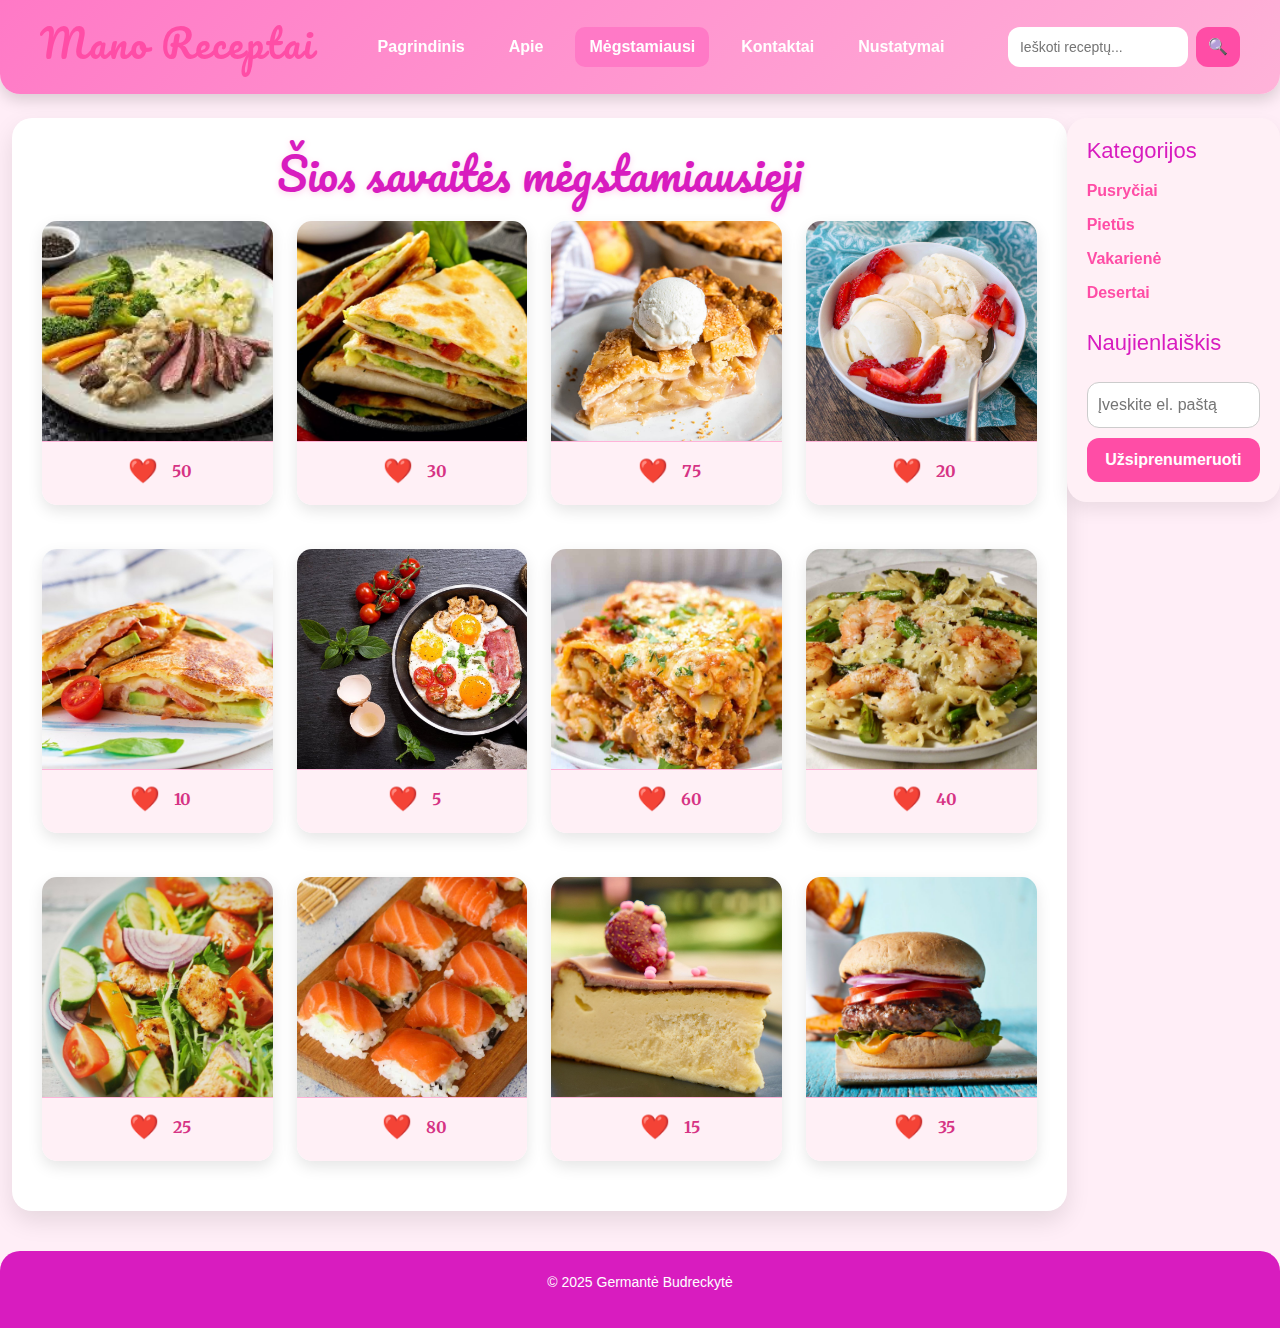
<file: galerija.html>
<!DOCTYPE html>
<html lang="lt">
<head>
  <meta charset="UTF-8" />
  <meta name="viewport" content="width=device-width, initial-scale=1.0" />
  <title>Galerija – Mano Receptai</title>

  <!-- Bootstrap (CSS karkasas) -->
  <link rel="stylesheet" href="https://cdn.jsdelivr.net/npm/bootstrap@5.3.3/dist/css/bootstrap.min.css">

  <!-- Google Fonts -->
  <link href="https://fonts.googleapis.com/css2?family=Pacifico&family=Merriweather&display=swap" rel="stylesheet">

  <!-- Tavo CSS -->
  <link rel="stylesheet" href="style.css" />
</head>

<body class="galerija-page">
  <!-- HEADER -->
  <header>
    <h1 id="header-title">Mano Receptai</h1>

    <nav id="main-nav">
      <ul>
        <li><a href="index.html">Pagrindinis</a></li>
        <li><a href="apie.html">Apie</a></li>
        <li><a href="galerija.html" class="active">Mėgstamiausi</a></li>
        <li><a href="kontaktai.html">Kontaktai</a></li>
        <li><a href="nustatymai.html">Nustatymai</a></li>
      </ul>

      <div class="mobile-search">
        <input type="text" placeholder="Ieškoti..." />
        <button type="button">Search</button>
      </div>
    </nav>

    <form class="header-search" onsubmit="return false;">
      <input type="text" placeholder="Ieškoti receptų..." />
      <button type="submit" aria-label="Ieškoti">🔍</button>
    </form>

    <div class="menu-toggle" id="menu-toggle" aria-label="Meniu" role="button" tabindex="0">☰</div>
  </header>

  <!-- MAIN + SIDEBAR -->
  <div class="container-fluid mt-4">
    <div class="row g-4">

      <!-- CONTENT -->
      <main class="col-12 col-md-9 col-lg-10 content">
        <div class="apie-box">
          <h2 class="page-title">Šios savaitės mėgstamiausieji</h2>

          <!-- Responsive 4 dydžiams:
               XS: 1
               SM: 2
               MD: 2
               XL: 3/4 (per tavo CSS grid auto-fit, jei sutvarkysim style.css)
          -->
          <div class="gallery-grid">

            <div class="image-card">
              <img src="images/jautiena.jpg" alt="Jautiena">
              <div class="like-section">
                <button class="like-btn" type="button" aria-label="Patinka">❤️</button>
                <span class="like-count">0</span>
              </div>
            </div>

            <div class="image-card">
              <img src="images/kesadilija.jpg" alt="Kesadilija">
              <div class="like-section">
                <button class="like-btn" type="button" aria-label="Patinka">❤️</button>
                <span class="like-count">0</span>
              </div>
            </div>

            <div class="image-card">
              <img src="images/pyragas.jpg" alt="Pyragas">
              <div class="like-section">
                <button class="like-btn" type="button" aria-label="Patinka">❤️</button>
                <span class="like-count">0</span>
              </div>
            </div>

            <div class="image-card">
              <img src="images/ledai.jpg" alt="Ledai">
              <div class="like-section">
                <button class="like-btn" type="button" aria-label="Patinka">❤️</button>
                <span class="like-count">0</span>
              </div>
            </div>

            <div class="image-card">
              <img src="images/omletas.jpg" alt="Omletas">
              <div class="like-section">
                <button class="like-btn" type="button" aria-label="Patinka">❤️</button>
                <span class="like-count">0</span>
              </div>
            </div>

            <div class="image-card">
              <img src="images/kiausiniene.jpg" alt="Kiaušinienė">
              <div class="like-section">
                <button class="like-btn" type="button" aria-label="Patinka">❤️</button>
                <span class="like-count">0</span>
              </div>
            </div>

            <div class="image-card">
              <img src="images/lasagna.jpg" alt="Lazanija">
              <div class="like-section">
                <button class="like-btn" type="button" aria-label="Patinka">❤️</button>
                <span class="like-count">0</span>
              </div>
            </div>

            <div class="image-card">
              <img src="images/makaronai.jpg" alt="Makaronai">
              <div class="like-section">
                <button class="like-btn" type="button" aria-label="Patinka">❤️</button>
                <span class="like-count">0</span>
              </div>
            </div>

            <div class="image-card">
              <img src="images/salotos.jpg" alt="Salotos">
              <div class="like-section">
                <button class="like-btn" type="button" aria-label="Patinka">❤️</button>
                <span class="like-count">0</span>
              </div>
            </div>

            <div class="image-card">
              <img src="images/sushi.jpg" alt="Sushi">
              <div class="like-section">
                <button class="like-btn" type="button" aria-label="Patinka">❤️</button>
                <span class="like-count">0</span>
              </div>
            </div>

            <div class="image-card">
              <img src="images/cheesecake.jpg" alt="Cheesecake">
              <div class="like-section">
                <button class="like-btn" type="button" aria-label="Patinka">❤️</button>
                <span class="like-count">0</span>
              </div>
            </div>

            <div class="image-card">
              <img src="images/burger.jpg" alt="Burger">
              <div class="like-section">
                <button class="like-btn" type="button" aria-label="Patinka">❤️</button>
                <span class="like-count">0</span>
              </div>
            </div>

          </div>
        </div>
      </main>

      <!-- SIDEBAR -->
      <aside class="col-12 col-md-3 col-lg-2 sidebar">
        <h2>Kategorijos</h2>
        <ul>
          <li><a href="pusryciai.html">Pusryčiai</a></li>
          <li><a href="pietus.html">Pietūs</a></li>
          <li><a href="vakariene.html">Vakarienė</a></li>
          <li><a href="desertai.html">Desertai</a></li>
        </ul>

        <div class="newsletter">
          <h2>Naujienlaiškis</h2>
          <input type="email" placeholder="Įveskite el. paštą">
          <button type="button">Užsiprenumeruoti</button>
        </div>
      </aside>

    </div>
  </div>

  <!-- FOOTER -->
  <footer>
    <p>&copy; 2025 Germantė Budreckytė</p>
  </footer>

  <!-- LIKE SYSTEM -->
  <script>
    const initialLikes = [50, 30, 75, 20, 10, 5, 60, 40, 25, 80, 15, 35];

    document.querySelectorAll('.like-btn').forEach((button, index) => {
      const countEl = button.nextElementSibling;

      let savedLikes = localStorage.getItem('like_' + index);
      let savedState = localStorage.getItem('liked_' + index);

      if (savedLikes === null) {
        localStorage.setItem('like_' + index, initialLikes[index]);
        countEl.textContent = initialLikes[index];
      } else {
        countEl.textContent = savedLikes;
      }

      if (savedState === 'true') button.classList.add('liked');

      button.addEventListener('click', () => {
        let current = parseInt(countEl.textContent, 10);
        if (button.classList.contains('liked')) {
          current--;
          button.classList.remove('liked');
          localStorage.setItem('liked_' + index, false);
        } else {
          current++;
          button.classList.add('liked');
          localStorage.setItem('liked_' + index, true);
        }
        countEl.textContent = current;
        localStorage.setItem('like_' + index, current);
      });
    });
  </script>

  <script src="script.js"></script>
  <script src="https://cdn.jsdelivr.net/npm/bootstrap@5.3.3/dist/js/bootstrap.bundle.min.js"></script>
</body>
</html>
</file>
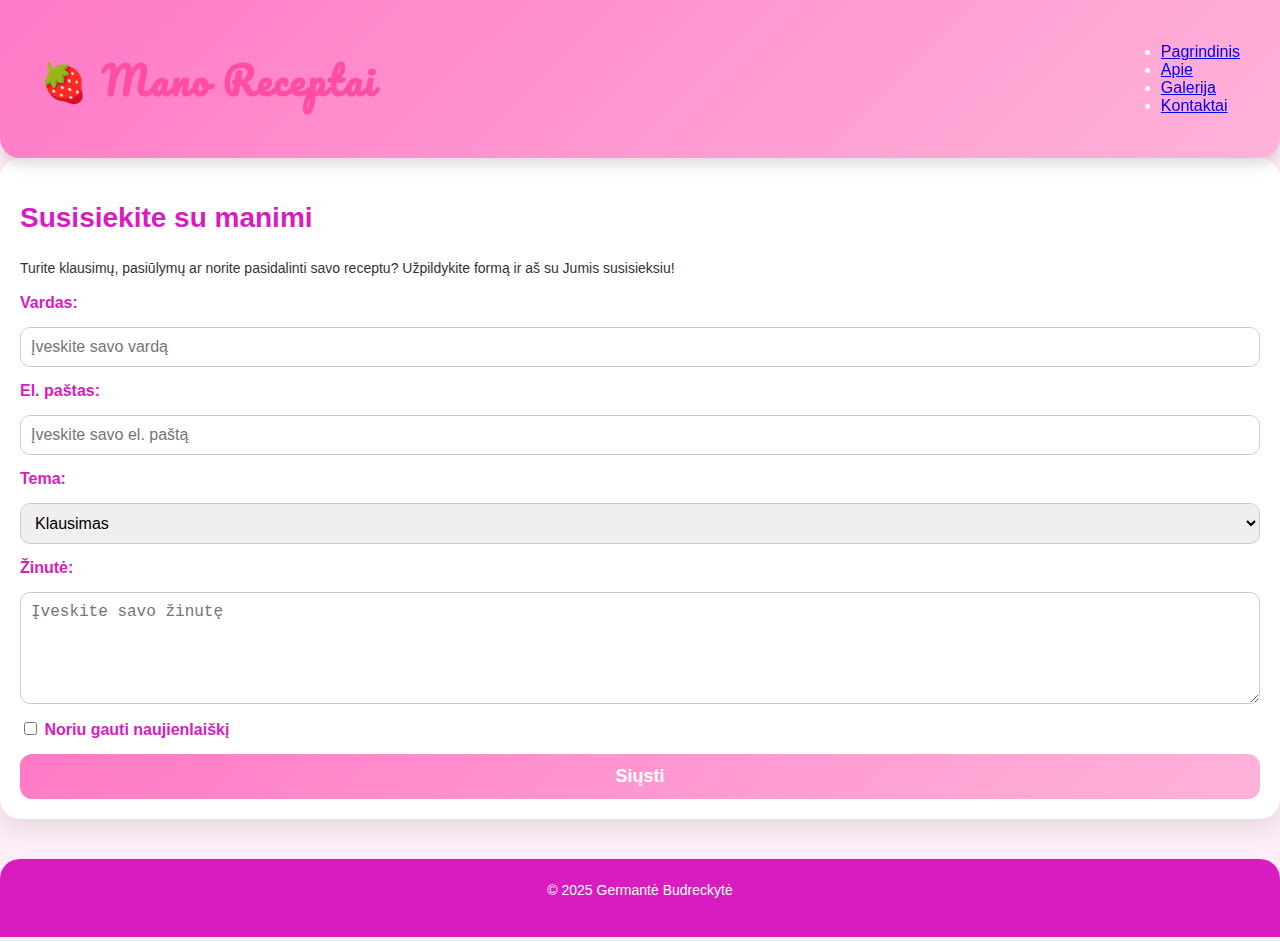
<file: kontaktai.html>
<!DOCTYPE html>
<html lang="lt">
<head>
  <meta charset="UTF-8">
  <meta name="viewport" content="width=device-width, initial-scale=1.0">
  <title>Kontaktai</title>
  <link href="https://fonts.googleapis.com/css2?family=Pacifico&display=swap" rel="stylesheet">
  <link rel="stylesheet" href="style.css">
</head>
<body>

  <!-- HEADER -->
  <header>
    <h1 id="header-title">🍓 Mano Receptai</h1>
    <nav>
      <ul>
        <li><a href="index.html">Pagrindinis</a></li>
        <li><a href="apie.html">Apie</a></li>
        <li><a href="galerija.html">Galerija</a></li>
        <li><a href="kontaktai.html">Kontaktai</a></li>
      </ul>
    </nav>
  </header>

  <!-- MAIN CONTENT -->
  <main class="content">
    <div class="column contact-column">
      <h2>Susisiekite su manimi</h2>
      <p>Turite klausimų, pasiūlymų ar norite pasidalinti savo receptu? Užpildykite formą ir aš su Jumis susisieksiu!</p>
      
      <form class="contact-form">
        <label for="vardas">Vardas:</label>
        <input type="text" id="vardas" name="vardas" placeholder="Įveskite savo vardą" required>

        <label for="email">El. paštas:</label>
        <input type="email" id="email" name="email" placeholder="Įveskite savo el. paštą" required>

        <label for="tema">Tema:</label>
        <select id="tema" name="tema">
          <option value="klausimas">Klausimas</option>
          <option value="pasiulymas">Pasiūlymas</option>
          <option value="receptas">Pasidalinti receptu</option>
        </select>

        <label for="zinute">Žinutė:</label>
        <textarea id="zinute" name="zinute" rows="5" placeholder="Įveskite savo žinutę" required></textarea>

        <label>
          <input type="checkbox" name="naujienos"> Noriu gauti naujienlaiškį
        </label>

        <button type="submit">Siųsti</button>
      </form>
    </div>
  </main>

  <!-- FOOTER -->
  <footer>
    <p>&copy; 2025 Germantė Budreckytė</p>
  </footer>

</body>
</html>
</file>
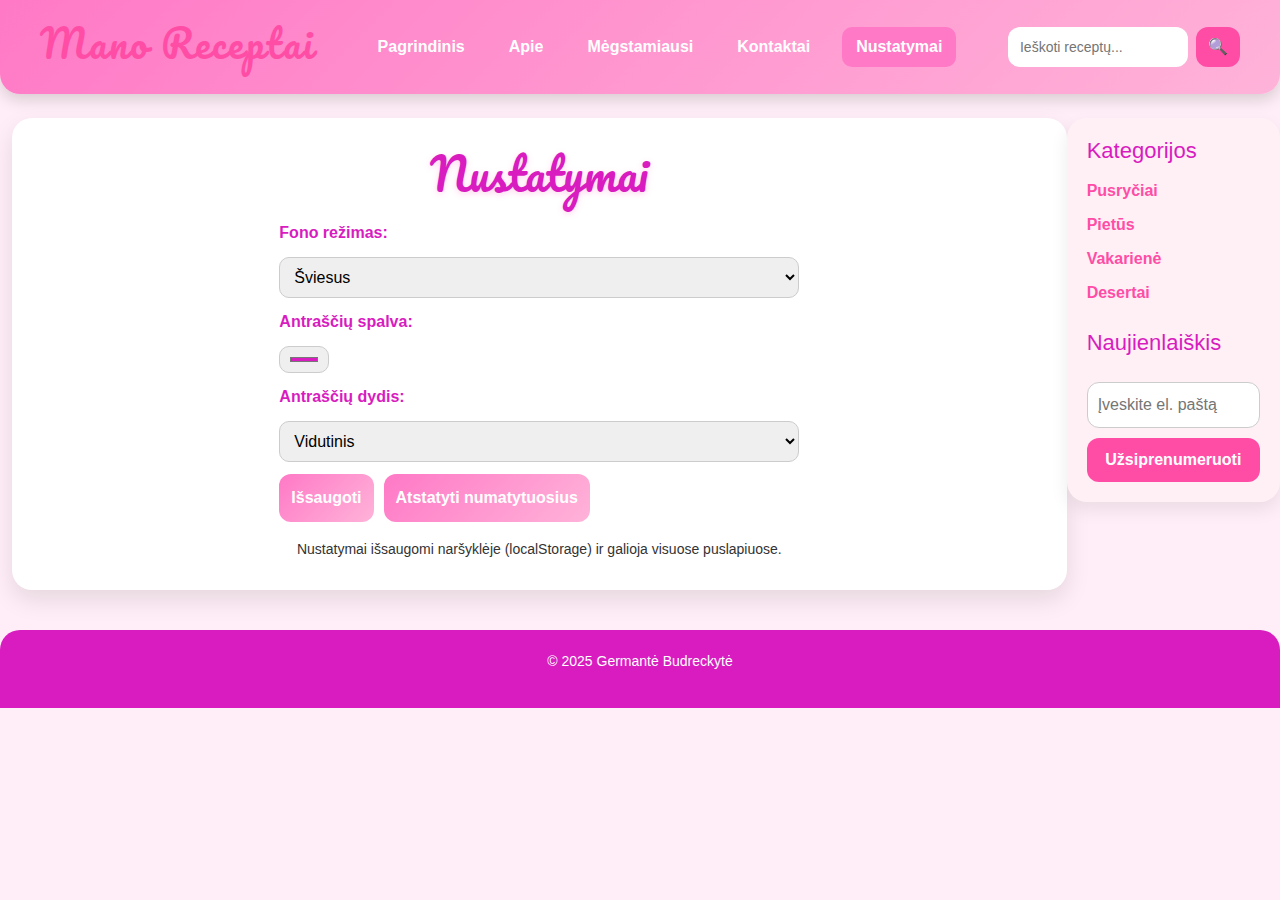
<file: nustatymai.html>
<!DOCTYPE html>
<html lang="lt">
<head>
  <meta charset="UTF-8" />
  <meta name="viewport" content="width=device-width, initial-scale=1.0" />
  <title>Nustatymai – Mano Receptai</title>

  <link rel="stylesheet" href="https://cdn.jsdelivr.net/npm/bootstrap@5.3.3/dist/css/bootstrap.min.css">
  <link href="https://fonts.googleapis.com/css2?family=Pacifico&family=Merriweather&display=swap" rel="stylesheet">
  <link rel="stylesheet" href="style.css" />
</head>

<body class="nustatymai-page">
  <header>
    <h1 id="header-title">Mano Receptai</h1>

    <nav id="main-nav">
      <ul>
        <li><a href="index.html">Pagrindinis</a></li>
        <li><a href="apie.html">Apie</a></li>
        <li><a href="galerija.html">Mėgstamiausi</a></li>
        <li><a href="kontaktai.html">Kontaktai</a></li>
        <li><a href="nustatymai.html" class="active">Nustatymai</a></li>
      </ul>

      <div class="mobile-search">
        <input type="text" placeholder="Ieškoti..." />
        <button type="button">Search</button>
      </div>
    </nav>

    <form class="header-search" onsubmit="return false;">
      <input type="text" placeholder="Ieškoti receptų..." />
      <button type="submit" aria-label="Ieškoti">🔍</button>
    </form>

    <div class="menu-toggle" id="menu-toggle" aria-label="Meniu" role="button" tabindex="0">☰</div>
  </header>

  <div class="container-fluid mt-4">
    <div class="row g-4">
      <main class="col-12 col-md-9 col-lg-10 content">
        <div class="apie-box">
          <h2 class="page-title">Nustatymai</h2>

          <form id="settingsForm" class="settings-form" onsubmit="return false;">
            <label for="themeSelect">Fono režimas:</label>
            <select id="themeSelect">
              <option value="light">Šviesus</option>
              <option value="dark">Naktinis</option>
            </select>

            <label for="headingColor">Antraščių spalva:</label>
            <input id="headingColor" type="color" value="#d81cbf" />

            <label for="headingSize">Antraščių dydis:</label>
            <select id="headingSize">
              <option value="sm">Mažas</option>
              <option value="md">Vidutinis</option>
              <option value="lg">Didelis</option>
            </select>

            <div style="display:flex; gap:10px; flex-wrap:wrap;">
              <button id="saveSettingsBtn" type="button">Išsaugoti</button>
              <button id="resetSettingsBtn" type="button">Atstatyti numatytuosius</button>
            </div>
          </form>

          <p class="mt-3 mb-0" style="text-align:center;">
            Nustatymai išsaugomi naršyklėje (localStorage) ir galioja visuose puslapiuose.
          </p>
        </div>
      </main>

      <aside class="col-12 col-md-3 col-lg-2 sidebar">
        <h2>Kategorijos</h2>
        <ul>
          <li><a href="pusryciai.html">Pusryčiai</a></li>
          <li><a href="pietus.html">Pietūs</a></li>
          <li><a href="vakariene.html">Vakarienė</a></li>
          <li><a href="desertai.html">Desertai</a></li>
        </ul>

        <div class="newsletter">
          <h2>Naujienlaiškis</h2>
          <input id="newsletterEmail" type="email" placeholder="Įveskite el. paštą">
          <button id="newsletterBtn" type="button">Užsiprenumeruoti</button>
        </div>
      </aside>
    </div>
  </div>

  <footer>
    <p>&copy; 2025 Germantė Budreckytė</p>
  </footer>

  <script src="script.js"></script>
  <script src="https://cdn.jsdelivr.net/npm/bootstrap@5.3.3/dist/js/bootstrap.bundle.min.js"></script>
</body>
</html>
</file>
<file: style.css>
/* =====================================================
   GLOBAL
===================================================== */
:root{
  --pink-1:#ff79c6;
  --pink-2:#ffb3d9;
  --pink-3:#ff4da6;
  --pink-4:#d63384;
  --violet:#d81cbf;
  --bg:#ffeef7;
  --card:#ffffff;
  --text:#333;
}

* { box-sizing: border-box; }

body {
  font-family: 'Segoe UI', Tahoma, Geneva, Verdana, sans-serif;
  margin: 0;
  padding: 0;
  background-color: var(--bg);
  color: var(--text);
}

p {
  font-size: 14px;
  line-height: 1.6;
  margin: 0 0 15px;
}

/* CSS3: fluid typography (clamp) */
#header-title {
  font-family: 'Pacifico', cursive;
  font-size: clamp(22px, 3vw, 40px);
  letter-spacing: 2px;
}

/* =====================================================
   HEADER
===================================================== */
header {
  display: flex; /*dėk vaikus vienoje linijoje*/
  align-items: center; /*išlygink aukštį*/
  justify-content: center;/*išlygink plotį*/
  padding: 20px 40px;
  background: linear-gradient(135deg, var(--pink-1), var(--pink-2));
  color: white;
  box-shadow: 0 6px 15px rgba(0, 0, 0, 0.15);
  position: sticky;
  top: 0;
  z-index: 1000;
  border-bottom-left-radius: 20px;
  border-bottom-right-radius: 20px;
  gap: 20px;
}

#header-title {
  cursor: default;
  color: var(--pink-3);
  transition: transform 0.3s ease, color 0.3s ease;
  margin-right: auto;
}

#header-title:hover {
  transform: scale(1.06) rotate(-1deg);
  color: var(--pink-1);
}

/* NAV */
#main-nav ul {
  display: flex;
  gap: 20px;
  list-style: none;
  padding: 0;
  margin: 0;
}

#main-nav ul li a {
  text-decoration: none;
  color: white;
  font-weight: 600;
  padding: 8px 12px;
  border-radius: 12px;
  transition: background 0.3s ease, transform 0.2s ease;
  display: inline-block;
}

#main-nav ul li a:hover {
  background: rgba(255, 255, 255, 0.3);
  transform: scale(1.05);
}

#main-nav ul li a.active {
  background-color: var(--pink-1);
  color: white;
  padding: 8px 14px;
  border-radius: 10px;
}

/* Desktop search */
.header-search {
  display: flex;
  gap: 8px;
  margin-left: auto;
}

.header-search input {
  padding: 8px 12px;
  border-radius: 12px;
  border: none;
  width: 180px;
  font-size: 14px;
  background: white;
  color: #333;
}

.header-search button {
  padding: 8px 12px;
  border-radius: 12px;
  border: none;
  background-color: var(--pink-3);
  color: white;
  font-weight: 700;
  cursor: pointer;
  transition: background 0.3s ease, transform 0.2s ease;
}

.header-search button:hover {
  background-color: var(--pink-4);
  transform: scale(1.05);
}

/* Mobile search (rodoma tik kai meniu show) */
.mobile-search {
  display: none;
  gap: 10px;
  width: 100%;
  margin-top: 10px;
}

.mobile-search input {
  padding: 10px;
  border-radius: 10px;
  border: none;
  flex: 1;
  background: white;
  color: #333;
}

.mobile-search button {
  padding: 10px 16px;
  border-radius: 10px;
  background-color: var(--pink-3);
  color: white;
  border: none;
  font-weight: 700;
  cursor: pointer;
}

.mobile-search button:hover {
  background-color: var(--pink-4);
}

/* Hamburger */
.menu-toggle {
  display: none;
  font-size: 28px;
  cursor: pointer;
  padding: 10px;
  user-select: none;
}

/* Desktop – nav matomas */
#main-nav {
  display: flex;
  align-items: center;
  gap: 20px;
}

/* =====================================================
   CONTENT WRAPPERS
===================================================== */
.content {
  padding-right: 0;
  border-right: none;
}

/* Vienos kategorijos blokas (kortelė) */
.content .column {
  padding: 20px;
  background-color: var(--card);
  border-radius: 20px;
  box-shadow: 0 10px 25px rgba(0, 0, 0, 0.1);
  transition: transform 0.3s ease, box-shadow 0.3s ease;
  height: 100%;
}

.content .column:hover {
  transform: translateY(-7px);
  box-shadow: 0 15px 30px rgba(0, 0, 0, 0.2);
}

/* Tekstiniai blokai (apie/kontaktai ir pan.) */
.apie-box {
  background: var(--card);
  padding: 30px;
  border-radius: 20px;
  box-shadow: 0 10px 25px rgba(0,0,0,0.1);
}

/* CSS3: fluid typography (clamp) */
.page-title {
  font-family: 'Pacifico', cursive;
  font-size: clamp(26px, 4vw, 44px);
  color: var(--violet);
  text-align: center;
  margin-bottom: 20px;
  margin-top: 0;
  text-shadow: 0 2px 6px rgba(255, 121, 198, 0.3);
}

/* Author */
.author-card {
  background: var(--card);
  padding: 20px;
  border-radius: 20px;
  box-shadow: 0 10px 25px rgba(0,0,0,0.1);
  text-align: center;
  height: 100%;
}

.author-img-large {
  width: 100%;
  border-radius: 20px;
  object-fit: cover;
}

.author-name {
  background: #fff0f6;
  padding: 12px 18px;
  border-radius: 12px;
  font-family: 'Merriweather', serif;
  font-weight: 700;
  color: var(--violet);
  box-shadow: 0 4px 12px rgba(255,105,180,0.2);
}

/* =====================================================
   IMAGE CARDS
===================================================== */
.image-card {
  margin-bottom: 20px;
  border-radius: 15px;
  overflow: hidden;
  cursor: pointer;
  transition: transform 0.3s ease, box-shadow 0.3s ease; /*ne šoka, o sklandžiai juda*/
  box-shadow: 0 6px 15px rgba(0, 0, 0, 0.1);
  background: white;
}

.image-card img {
  width: 100%;
  transition: transform 0.3s ease;
  display: block;
}

.image-card p {
  text-align: center;
  padding: 10px 12px;
  font-weight: 700;
  margin: 0;
}

.image-card:hover img {
  transform: scale(1.05);
}

.more-btn {
  display: block;
  width: 60%;
  margin: 15px auto 0 auto;
  padding: 10px 18px;
  text-align: center;
  background-color: var(--pink-3);
  color: white;
  text-decoration: none;
  font-weight: 700;
  border-radius: 12px;
  transition: background 0.3s ease, transform 0.2s ease;
}

.more-btn:hover {
  background-color: var(--pink-4);
  transform: scale(1.05);
}

/* =====================================================
   GALLERY GRID (CSS3: auto-fit + minmax)
===================================================== */
.gallery-grid{
  display: grid; /*naudosim lentelę*/
  grid-template-columns: repeat(auto-fit/*kiek telpa, tiek stulpelių*/, minmax(220px, 1fr)/*mažiausias plotis 220px, maksimalus – kiek lieka vietos*/);
  gap: 24px;
  align-items: stretch;
}

.gallery-grid .image-card img {
  height: 220px;
  object-fit: cover;
}

/* =====================================================
   LIKE BUTTONS
===================================================== */
.like-section {
  display: flex;
  justify-content: center;
  align-items: center;
  gap: 8px; /*modernus tarpas*/
  padding: 10px 0 15px 0;
  background-color: #fff0f6;
  border-top: 1px solid var(--pink-2);
}

.like-btn {
  background: none;
  border: none;
  font-size: 24px;
  cursor: pointer;
  color: #bbb;
  transition: color 0.3s ease, transform 0.2s ease;
}

.like-btn:hover {
  transform: scale(1.2);
  color: var(--pink-1);
}

.like-btn.liked {
  color: red;
  transform: scale(1.2);
}

.like-count {
  font-size: 16px;
  font-weight: 700;
  color: var(--pink-4);
  font-family: 'Merriweather', serif;
}

/* =====================================================
   SIDEBAR
===================================================== */
.sidebar {
  background-color: #fff0f6;
  padding: 20px;
  z-index: 100;
  border-radius: 20px;
  box-shadow: 0 8px 18px rgba(0, 0, 0, 0.08);
}

.sidebar h2 {
  color: var(--violet);
  font-size: 22px;
  margin-bottom: 15px;
}

.sidebar ul {
  list-style: none;
  padding: 0;
  margin: 0 0 25px 0;
}

.sidebar ul li {
  margin-bottom: 10px;
}

.sidebar ul li a {
  text-decoration: none;
  color: var(--pink-3);
  font-weight: 700;
  transition: color 0.3s ease;
}

.sidebar ul li a:hover {
  color: var(--pink-4);
}

/* CSS3: sticky sidebar desktop */
@media (min-width: 992px) {
  .sidebar {
    position: sticky; /*kai scrollini sidebar lieka matomas*/
    top: 90px;
    height: fit-content;
  }
}

/* Newsletter */
.newsletter {
  display: flex;
  flex-direction: column;
  gap: 10px;
}

.newsletter input {
  padding: 10px;
  border-radius: 12px;
  border: 1px solid #ccc;
  font-size: 16px;
}

.newsletter button {
  padding: 10px;
  border-radius: 12px;
  border: none;
  background-color: var(--pink-3);
  color: white;
  font-weight: 700;
  cursor: pointer;
  transition: background 0.3s ease, transform 0.2s ease;
}

.newsletter button:hover {
  background-color: var(--pink-4);
  transform: scale(1.05);
}

/* =====================================================
   CONTACT FORM
===================================================== */
.contact-form {
  display: flex;
  flex-direction: column;
  gap: 15px;
}

.contact-form label {
  font-weight: 700;
  color: var(--violet);
}

.contact-form input,
.contact-form select,
.contact-form textarea {
  padding: 10px;
  border-radius: 10px;
  border: 1px solid #ccc;
  font-size: 16px;
}

.contact-form input:focus,
.contact-form select:focus,
.contact-form textarea:focus {
  outline: none;
  border-color: var(--pink-1);
  box-shadow: 0 0 5px rgba(255, 121, 198, 0.5);
}

.contact-form button {
  background: linear-gradient(135deg, var(--pink-1), var(--pink-2));
  color: white;
  padding: 12px;
  border: none;
  border-radius: 12px;
  cursor: pointer;
  font-size: 18px;
  transition: background 0.3s ease, transform 0.2s ease;
  font-weight: 800;
}

.contact-form button:hover {
  background: var(--pink-3);
  transform: scale(1.03);
}

/* =====================================================
   MODAL
===================================================== */
.modal {
  display: none;
  position: fixed;
  inset: 0;
  background: rgba(0, 0, 0, 0.65);
  z-index: 2000;
  justify-content: center;
  align-items: center;
  padding: 30px;
  overflow-y: auto;

  /* CSS3: blur background */
  backdrop-filter: blur(6px);
}

.modal-content {
  background: #fff7fc;
  width: 90%;
  max-width: 900px;
  padding: 40px 45px;
  border-radius: 25px;
  text-align: left;
  animation: modalFade 0.35s ease-in-out;
  box-shadow: 0 0 25px rgba(255, 121, 198, 0.4);
}

.modal-content h2 {
  font-family: 'Pacifico', cursive;
  color: var(--pink-4);
  font-size: clamp(22px, 3vw, 36px);
  margin-bottom: 15px;
  text-align: center;
}

.modal-content .recipe-img {
  display: block;
  width: 95%;
  max-width: 600px;
  height: auto;
  margin: 0 auto 25px;
  border-radius: 25px;
  box-shadow: 0 10px 25px rgba(255, 121, 198, 0.3);
  filter: drop-shadow(0px 0px 12px var(--pink-2));
  transition: transform 0.3s ease;
}

.modal-content .recipe-img:hover {
  transform: scale(1.03);
}

/* close */
.close {
  background: var(--pink-3);
  color: white;
  border: none;
  font-size: 18px;
  padding: 10px 16px;
  border-radius: 12px;
  cursor: pointer;
  transition: 0.3s;
  display: inline-block;
  line-height: 1;
}

.close:hover {
  background: var(--violet);
}

@keyframes modalFade {
  from { transform: translateY(-30px); opacity: 0; }
  to   { transform: translateY(0); opacity: 1; }
}

/* =====================================================
   FOOTER
===================================================== */
footer {
  background-color: var(--violet);
  color: white;
  text-align: center;
  padding: 20px;
  margin-top: 40px;
  border-top-left-radius: 20px;
  border-top-right-radius: 20px;
}

/* =====================================================
   RESPONSIVE (4 dydžiai)
   XS: <576
   SM: >=576
   MD: >=768
   LG: >=992 (desktop)
===================================================== */

/* Tablets and down */
@media (max-width: 1024px) {
  .gallery-grid { gap: 18px; }
}

/* Phones & small devices */
@media (max-width: 768px) {
  header {
    flex-direction: column;
    gap: 6px;
    padding: 12px 16px;
    text-align: center;
  }

  #header-title {
    margin-right: 0;
    margin-left: 0;
    text-align: center;
  }

  .menu-toggle { display: block; }

  #main-nav {
    display: none;
    flex-direction: column;
    width: 100%;
    padding: 15px;
    background: linear-gradient(135deg, var(--pink-1), var(--pink-2));
    border-radius: 12px;
    box-shadow: 0 4px 10px rgba(0, 0, 0, 0.15);
  }

  #main-nav.show { display: flex; }

  #main-nav ul {
    flex-direction: column;
    gap: 12px;
    width: 100%;
  }

  #main-nav ul li a {
    color: white;
    text-align: center;
    font-size: 18px;
    padding: 10px;
    display: block;
    border-radius: 8px;
  }

  .header-search { display: none; }
  #main-nav.show .mobile-search { display: flex; }

  /* Mobile: sidebar neturi būti sticky */
  .sidebar {
    position: static !important;
    top: auto !important;
  }

  .modal-content {
    width: 92%;
    padding: 20px;
  }

  .modal-content .recipe-img {
    width: 100%;
  }
}

/* Small phones */
@media (max-width: 480px) {
  .close {
    font-size: 18px;
    padding: 8px 10px;
  }

  .modal-content .recipe-img {
    max-width: 95%;
    border-radius: 15px;
  }
}/* ===== Settings (theme + headings) ===== */

/* šviesi tema (numatyta) */
:root{
  --app-bg: var(--bg);
  --app-text: var(--text);
  --header-bg: linear-gradient(135deg, var(--pink-1), var(--pink-2));
  --sidebar-bg: #fff0f6;

  --heading-color: var(--violet);
  --h2-size: 28px;
}

/* tamsi tema */
body.theme-dark{
  --app-bg: #0f0f14;
  --app-text: #f3f3f7;
  --card: #1a1a24;
  --sidebar-bg: #151522;
  --header-bg: linear-gradient(135deg, #2a2a3a, #1f1f2c);
}

/* pritaikom bendram dizainui */
body{
  background-color: var(--app-bg);
  color: var(--app-text);
}
header{
  background: var(--header-bg);
}
.sidebar{
  background-color: var(--sidebar-bg);
}
.apie-box, .content .column, .author-card, .modal-content{
  background: var(--card);
}

/* antraštės (pvz. h2 ir page-title) – iš settings */
h2, .page-title, .sidebar h2, .modal-content h2{
  color: var(--heading-color);
}

/* dydžiai per kintamąjį */
h2{
  font-size: var(--h2-size);
}

/* pasirinkimai */
body.hsize-sm { --h2-size: 22px; }
body.hsize-md { --h2-size: 28px; }
body.hsize-lg { --h2-size: 34px; }

/* Nustatymų forma (minimalus stilius) */
.settings-form{
  display:flex;
  flex-direction:column;
  gap:12px;
  max-width: 520px;
  margin: 0 auto;
}
.settings-form label{
  font-weight: 700;
  color: var(--heading-color);
}
.settings-form select,
.settings-form input[type="color"]{
  padding: 10px;
  border-radius: 10px;
  border: 1px solid #ccc;
  font-size: 16px;
}
.settings-form button{
  background: linear-gradient(135deg, var(--pink-1), var(--pink-2));
  color: white;
  padding: 12px;
  border: none;
  border-radius: 12px;
  cursor: pointer;
  font-size: 16px;
  font-weight: 800;
}
.settings-form button:hover{
  background: var(--pink-3);
}
</file>
